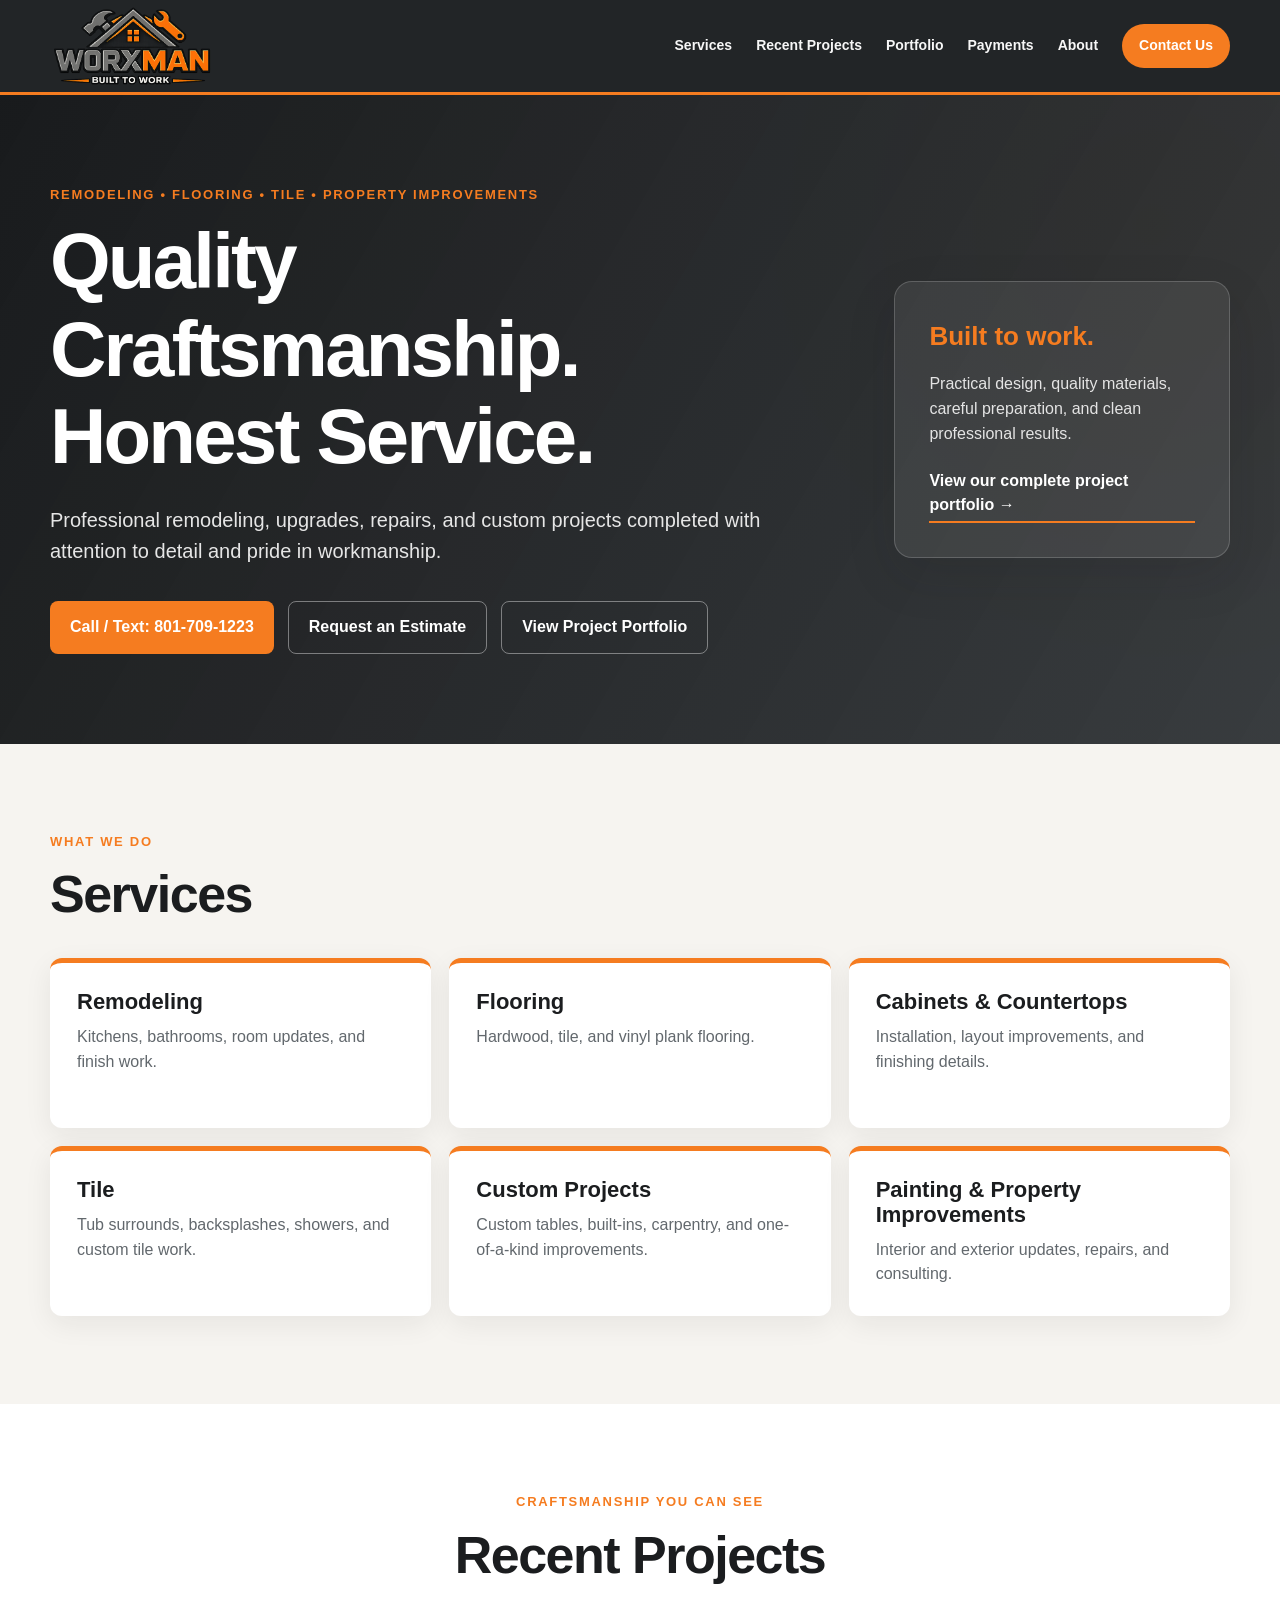
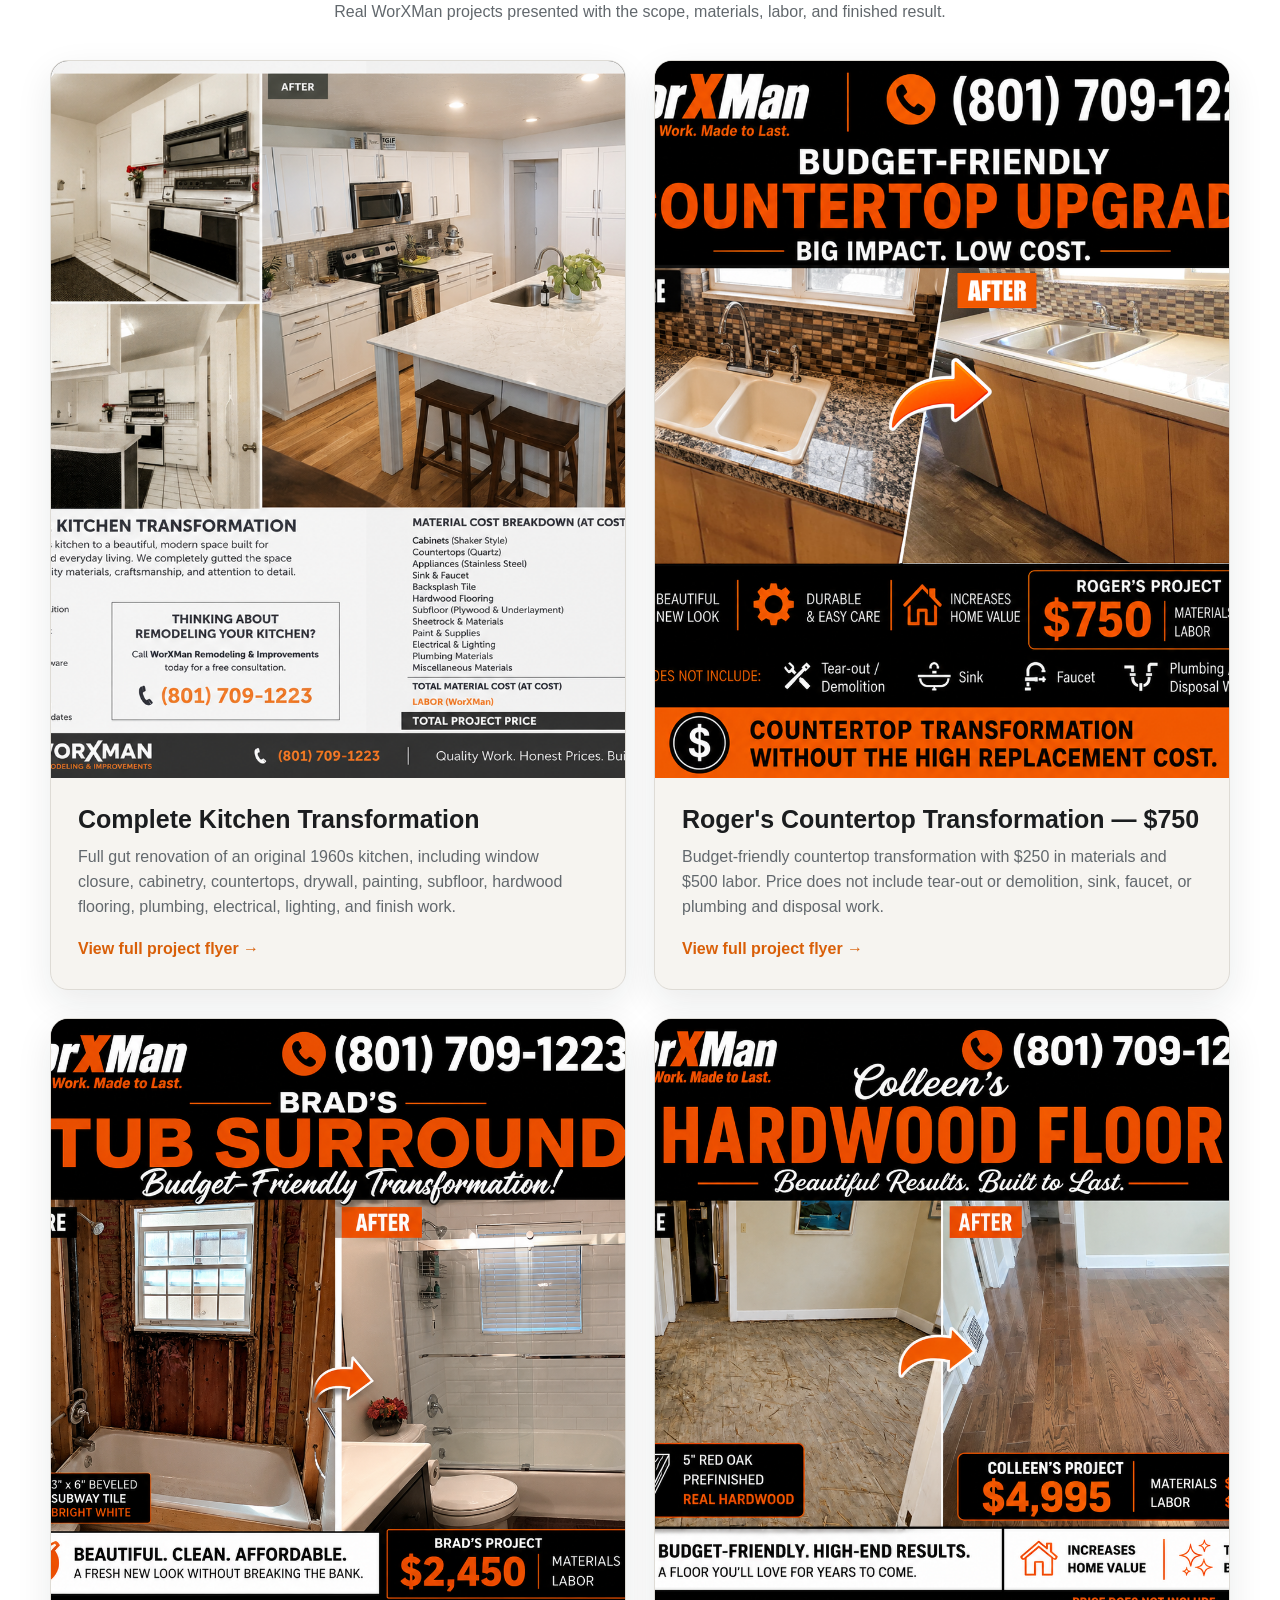
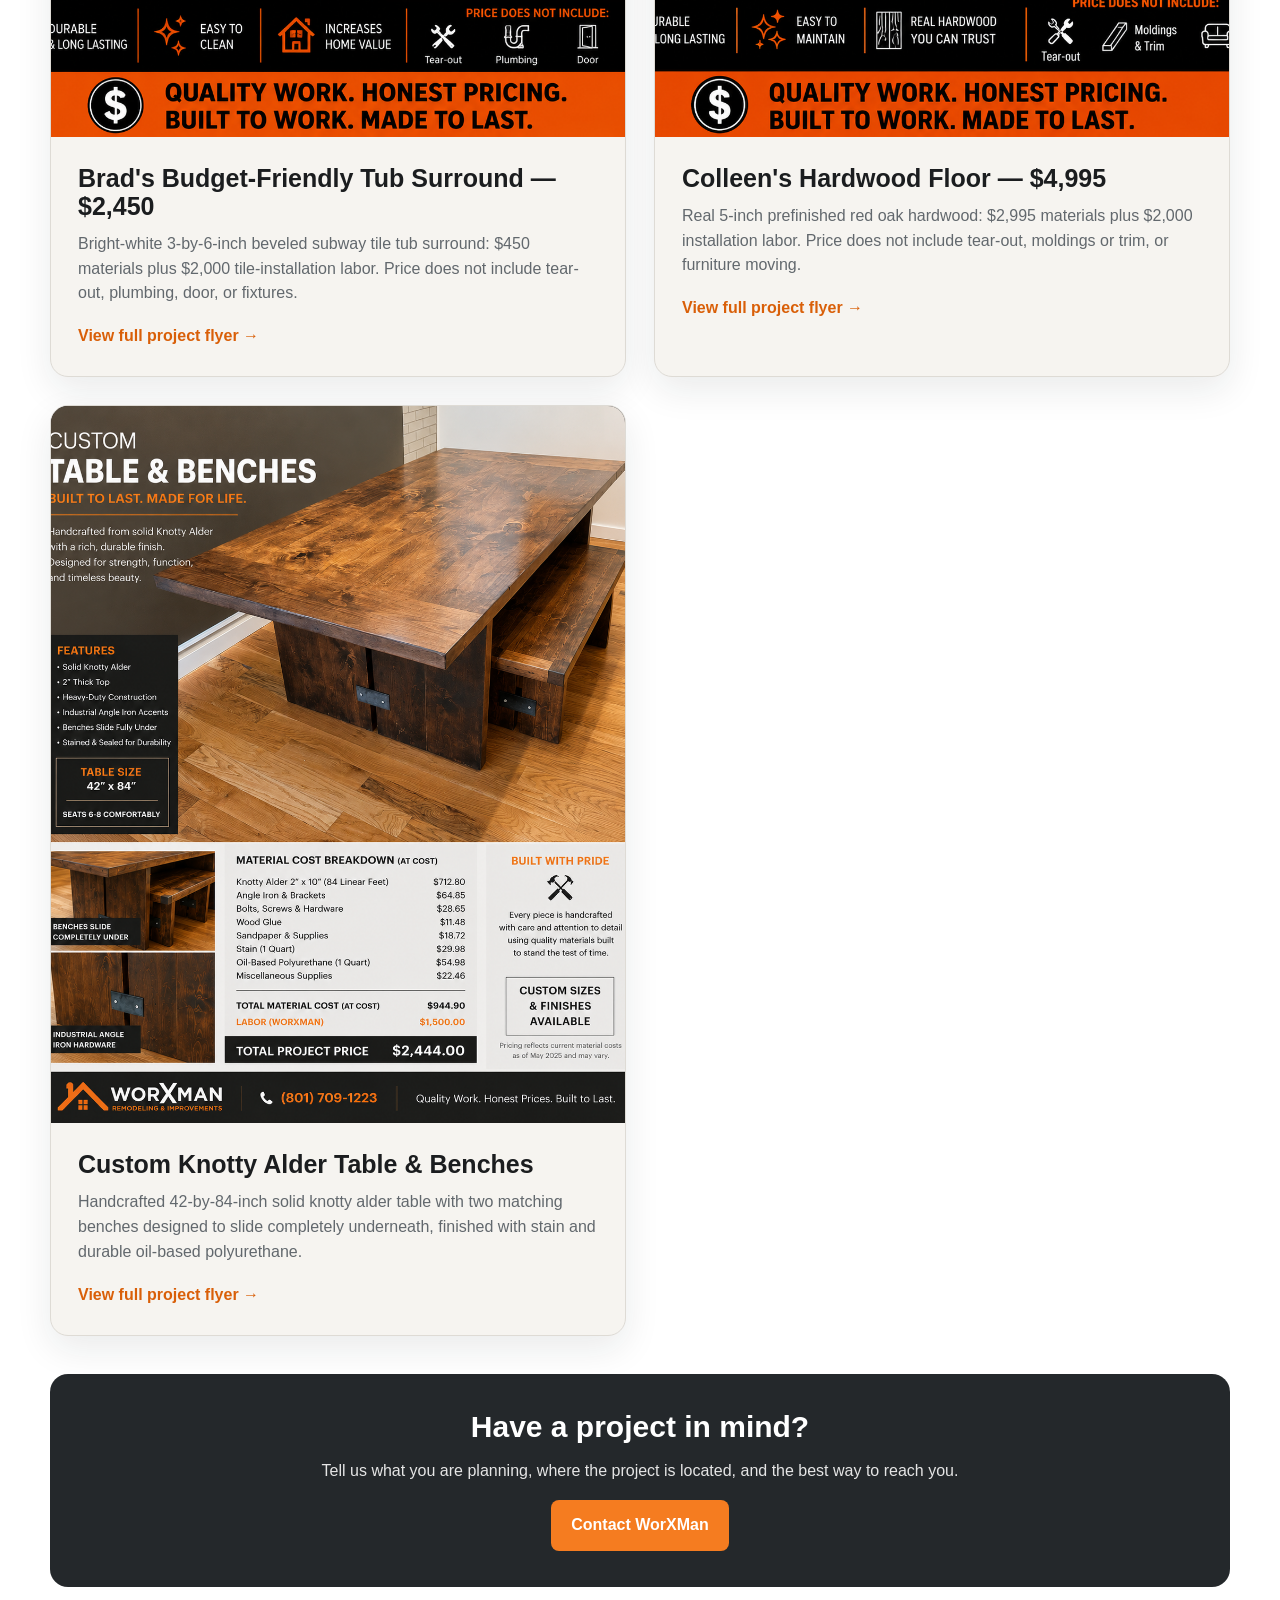
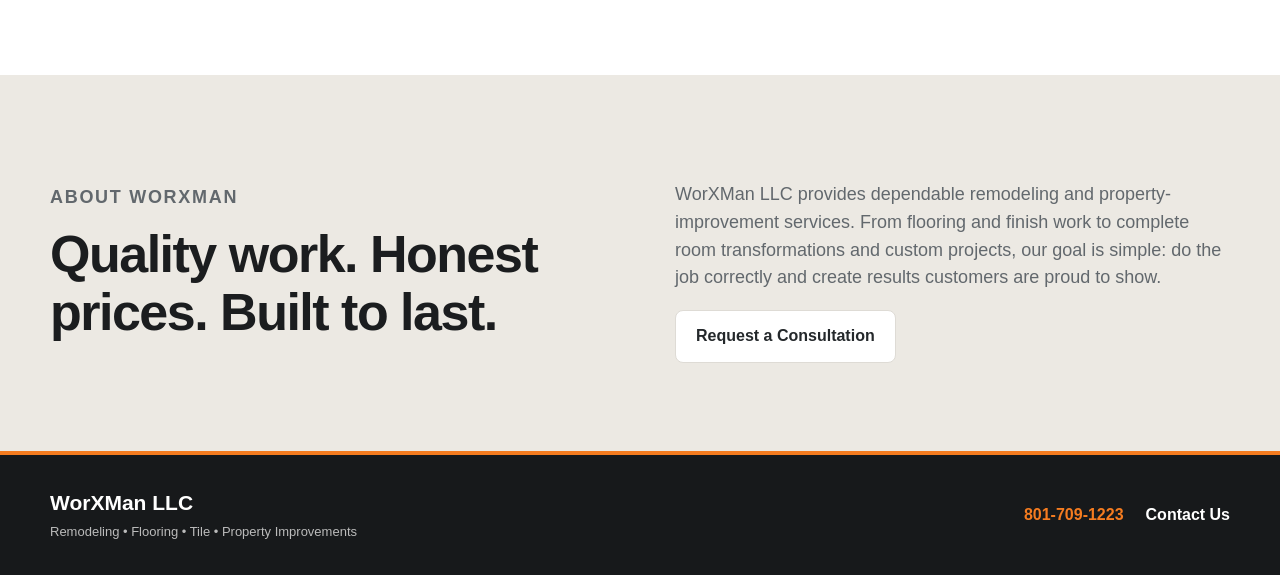
<file: index.html>
<!doctype html>
<html lang="en">
<head>
  <!-- Google tag (gtag.js) -->
<script async src="https://www.googletagmanager.com/gtag/js?id=AW-18365599096"></script>
<script>
  window.dataLayer = window.dataLayer || [];
  function gtag(){dataLayer.push(arguments);}
  gtag('js', new Date());

  gtag('config', 'AW-18365599096');
</script>
  <!-- Event snippet for Contact conversion page
In your html page, add the snippet and call gtag_report_conversion when someone clicks on the chosen link or button. -->
<script>
function gtag_report_conversion(url) {
  var callback = function () {
    if (typeof(url) != 'undefined') {
      window.location = url;
    }
  };
  gtag('event', 'conversion', {
      'send_to': 'AW-18365599096/dcjrCLnk4vAcEPias7VE',
      'event_callback': callback
  });
  return false;
}
</script>
  <meta charset="utf-8">
  <meta name="viewport" content="width=device-width, initial-scale=1">

  <meta
    name="description"
    content="WorXMan Remodeling & Improvements — remodeling, flooring, tile, custom projects, painting, and property improvements in northern Utah."
  >

  <title>WorXMan | Remodeling & Property Improvements</title>

  <link rel="icon" href="favicon.png">
  <link rel="stylesheet" href="styles.css">

  <style>
    .portfolio-highlight {
      border-color: #f57c20;
      color: #ffffff;
    }

    .portfolio-highlight:hover {
      background: #f57c20;
      color: #ffffff;
    }

    .hero-card .portfolio-card-link {
      display: inline-block;
      margin-top: 6px;
      color: #ffffff;
      font-weight: 800;
      text-decoration: none;
      border-bottom: 2px solid #f57c20;
      padding-bottom: 3px;
    }

    .hero-card .portfolio-card-link:hover {
      color: #f57c20;
    }
  </style>
</head>

<body>

  <header class="site-header">
    <div class="shell header-inner">

      <a class="brand" href="index.html" aria-label="WorXMan home">
        <img
          class="header-logo"
          src="header-logo.png"
          alt="WorXMan Remodeling & Improvements"
        >
      </a>

      <nav aria-label="Primary navigation">
        <a href="#services">Services</a>
        <a href="#projects">Recent Projects</a>
        <a href="portfolio.html">Portfolio</a>
        <a href="payments.html">Payments</a>
        <a href="#about">About</a>
        <a class="nav-cta" href="contact.html">Contact Us</a>
      </nav>

    </div>
  </header>

  <main>

    <section class="hero">
      <div class="shell hero-grid">

        <div>
          <p class="eyebrow">
            Remodeling • Flooring • Tile • Property Improvements
          </p>

          <h1>
            Quality Craftsmanship.<br>
            Honest Service.
          </h1>

          <p class="hero-copy">
            Professional remodeling, upgrades, repairs, and custom projects
            completed with attention to detail and pride in workmanship.
          </p>

          <div class="hero-actions">
            <a class="button primary" href="tel:+18017091223" onclick="return gtag_report_conversion('tel:+18017091223');">
              Call / Text: 801-709-1223
            </a>

            <a class="button secondary" href="contact.html">
              Request an Estimate
            </a>

            <a class="button secondary portfolio-highlight" href="portfolio.html">
              View Project Portfolio
            </a>
          </div>
        </div>

        <aside class="hero-card">
          <strong>Built to work.</strong>

          <p>
            Practical design, quality materials, careful preparation,
            and clean professional results.
          </p>

          <a class="portfolio-card-link" href="portfolio.html">
            View our complete project portfolio →
          </a>
        </aside>

      </div>
    </section>

    <section class="section" id="services">
      <div class="shell">

        <div class="section-heading">
          <p class="eyebrow">What we do</p>
          <h2>Services</h2>
        </div>

        <div class="service-grid">

          <article>
            <h3>Remodeling</h3>
            <p>Kitchens, bathrooms, room updates, and finish work.</p>
          </article>

          <article>
            <h3>Flooring</h3>
            <p>Hardwood, tile, and vinyl plank flooring.</p>
          </article>

          <article>
            <h3>Cabinets & Countertops</h3>
            <p>
              Installation, layout improvements, and finishing details.
            </p>
          </article>

          <article>
            <h3>Tile</h3>
            <p>
              Tub surrounds, backsplashes, showers, and custom tile work.
            </p>
          </article>

          <article>
            <h3>Custom Projects</h3>
            <p>
              Custom tables, built-ins, carpentry, and one-of-a-kind
              improvements.
            </p>
          </article>

          <article>
            <h3>Painting & Property Improvements</h3>
            <p>
              Interior and exterior updates, repairs, and consulting.
            </p>
          </article>

        </div>
      </div>
    </section>

    <section class="section projects-section" id="projects">
      <div class="shell">

        <div class="section-heading centered">
          <p class="eyebrow">Craftsmanship you can see</p>

          <h2>Recent Projects</h2>

          <p>
            Real WorXMan projects presented with the scope, materials,
            labor, and finished result.
          </p>
        </div>

        <div class="project-grid">

          <article class="project-card">

            <a
              href="worxman-kitchen-transformation.png"
              target="_blank"
              rel="noopener"
            >
              <img
                src="worxman-kitchen-transformation.png"
                alt="Complete kitchen transformation flyer"
              >
            </a>

            <div class="project-copy">
              <h3>Complete Kitchen Transformation</h3>

              <p>
                Full gut renovation of an original 1960s kitchen, including
                window closure, cabinetry, countertops, drywall, painting,
                subfloor, hardwood flooring, plumbing, electrical, lighting,
                and finish work.
              </p>

              <a
                class="text-link"
                href="worxman-kitchen-transformation.png"
                target="_blank"
                rel="noopener"
              >
                View full project flyer →
              </a>
            </div>

          </article>

          <article class="project-card">

            <a href="worxman-roger-countertop-750.png" target="_blank" rel="noopener">
              <img src="worxman-roger-countertop-750.png" alt="Roger's budget-friendly countertop transformation">
            </a>

            <div class="project-copy">
              <h3>Roger's Countertop Transformation — $750</h3>
              <p>
                Budget-friendly countertop transformation with $250 in materials
                and $500 labor. Price does not include tear-out or demolition,
                sink, faucet, or plumbing and disposal work.
              </p>
              <a class="text-link" href="worxman-roger-countertop-750.png" target="_blank" rel="noopener">
                View full project flyer →
              </a>
            </div>

          </article>

          <article class="project-card">

            <a
              href="worxman-brad-tub-surround-2450.png"
              target="_blank"
              rel="noopener"
            >
              <img
                src="worxman-brad-tub-surround-2450.png"
                alt="Brad's budget-friendly bright white beveled subway tile tub surround"
              >
            </a>

            <div class="project-copy">
              <h3>Brad's Budget-Friendly Tub Surround — $2,450</h3>

              <p>
                Bright-white 3-by-6-inch beveled subway tile tub surround:
                $450 materials plus $2,000 tile-installation labor. Price does
                not include tear-out, plumbing, door, or fixtures.
              </p>

              <a
                class="text-link"
                href="worxman-brad-tub-surround-2450.png"
                target="_blank"
                rel="noopener"
              >
                View full project flyer →
              </a>
            </div>

          </article>

          <article class="project-card">

            <a
              href="worxman-colleen-hardwood-flooring-4995.png"
              target="_blank"
              rel="noopener"
            >
              <img
                src="worxman-colleen-hardwood-flooring-4995.png"
                alt="Colleen's 5-inch prefinished red oak hardwood flooring project"
              >
            </a>

            <div class="project-copy">
              <h3>Colleen's Hardwood Floor — $4,995</h3>

              <p>
                Real 5-inch prefinished red oak hardwood: $2,995 materials plus
                $2,000 installation labor. Price does not include tear-out,
                moldings or trim, or furniture moving.
              </p>

              <a
                class="text-link"
                href="worxman-colleen-hardwood-flooring-4995.png"
                target="_blank"
                rel="noopener"
              >
                View full project flyer →
              </a>
            </div>

          </article>

          <article class="project-card">

            <a
              href="worxman-custom-table-benches.png"
              target="_blank"
              rel="noopener"
            >
              <img
                src="worxman-custom-table-benches.png"
                alt="Custom knotty alder table and benches flyer"
              >
            </a>

            <div class="project-copy">
              <h3>Custom Knotty Alder Table & Benches</h3>

              <p>
                Handcrafted 42-by-84-inch solid knotty alder table with two
                matching benches designed to slide completely underneath,
                finished with stain and durable oil-based polyurethane.
              </p>

              <a
                class="text-link"
                href="worxman-custom-table-benches.png"
                target="_blank"
                rel="noopener"
              >
                View full project flyer →
              </a>
            </div>

          </article>

        </div>

        <div class="projects-cta">
          <h3>Have a project in mind?</h3>

          <p>
            Tell us what you are planning, where the project is located,
            and the best way to reach you.
          </p>

          <a class="button primary" href="contact.html">
            Contact WorXMan
          </a>
        </div>

      </div>
    </section>

    <section class="section about-section" id="about">
      <div class="shell about-grid">

        <div>
          <p class="eyebrow">About WorXMan</p>

          <h2>
            Quality work. Honest prices. Built to last.
          </h2>
        </div>

        <div>
          <p>
            WorXMan LLC provides dependable remodeling and
            property-improvement services. From flooring and finish work
            to complete room transformations and custom projects, our goal
            is simple: do the job correctly and create results customers
            are proud to show.
          </p>

          <a class="button secondary" href="contact.html">
            Request a Consultation
          </a>
        </div>

      </div>
    </section>

  </main>

  <footer>
    <div class="shell footer-inner">

      <div>
        <strong>WorXMan LLC</strong>

        <span>
          Remodeling • Flooring • Tile • Property Improvements
        </span>
      </div>

      <div class="footer-actions">
        <a href="tel:+18017091223">801-709-1223</a>
        <a href="contact.html">Contact Us</a>
      </div>

    </div>
  </footer>

</body>
</html>
</file>
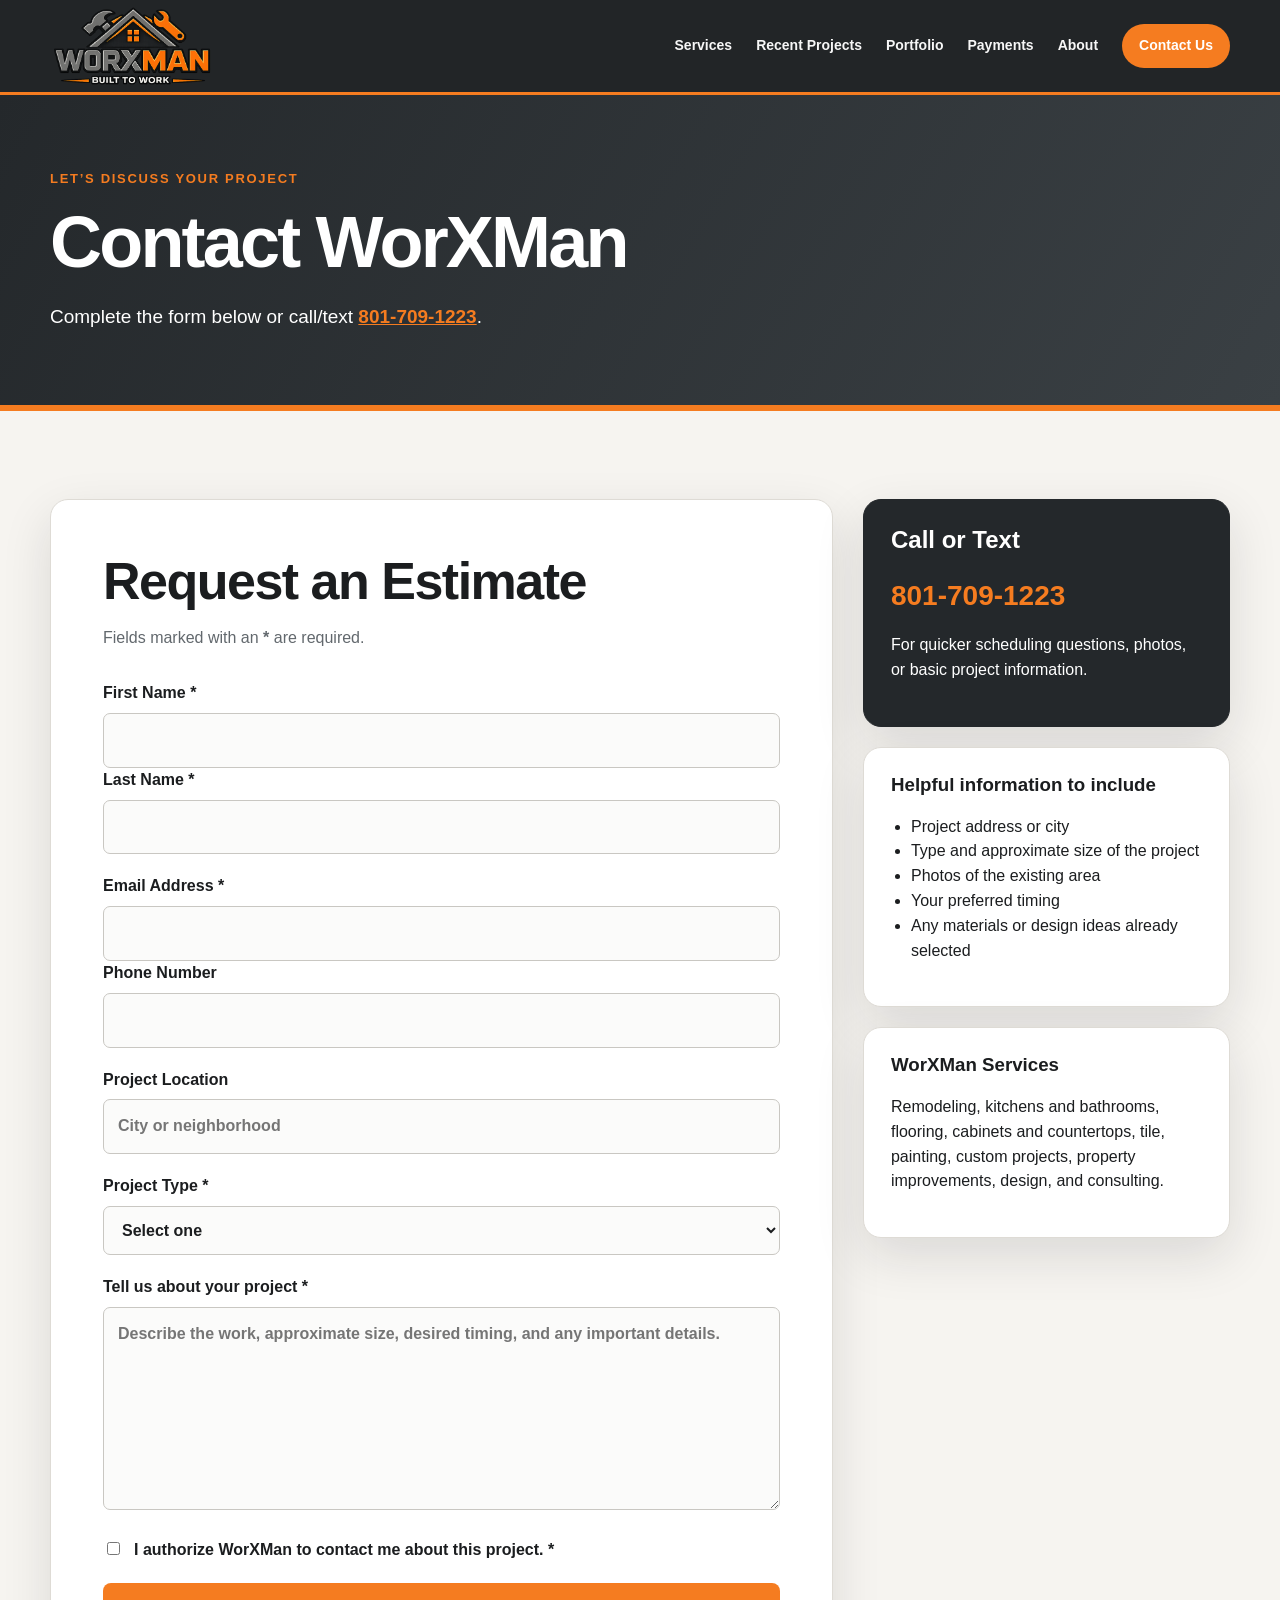
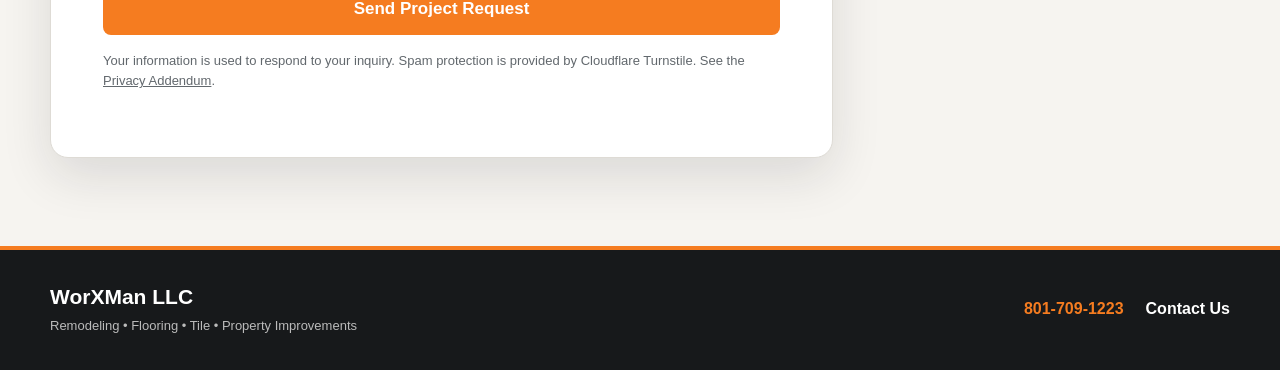
<file: contact.html>
<!doctype html>
<html lang="en">
<head>
  <!-- Google tag (gtag.js) -->
<script async src="https://www.googletagmanager.com/gtag/js?id=AW-18365599096"></script>
<script>
  window.dataLayer = window.dataLayer || [];
  function gtag(){dataLayer.push(arguments);}
  gtag('js', new Date());

  gtag('config', 'AW-18365599096');
</script>
  <meta charset="utf-8">
  <meta name="viewport" content="width=device-width, initial-scale=1">
  <meta name="description" content="Contact WorXMan Remodeling & Improvements for an estimate or project consultation.">
  <title>Contact WorXMan | Request an Estimate</title>
  <link rel="icon" href="favicon.png">
  <link rel="stylesheet" href="styles.css">
<script src="https://challenges.cloudflare.com/turnstile/v0/api.js" async defer></script></head>

<body>

  <!-- HEADER -->
  <header class="site-header">
    <div class="shell header-inner">

      <a class="brand" href="index.html" aria-label="WorXMan home">
        <img
          class="header-logo"
          src="header-logo.png"
          alt="WorXMan Remodeling & Improvements"
        >
      </a>

      <nav aria-label="Primary navigation">
        <a href="index.html#services">Services</a>
        <a href="index.html#projects">Recent Projects</a>
        <a href="portfolio.html">Portfolio</a>
        <a href="payments.html">Payments</a>
        <a href="index.html#about">About</a>
        <a class="nav-cta" href="contact.html" aria-current="page">Contact Us</a>
      </nav>

    </div>
  </header>


  <main>

    <!-- CONTACT INTRO -->
    <section class="contact-hero">
      <div class="shell">

        <p class="eyebrow">Let’s discuss your project</p>

        <h1>Contact WorXMan</h1>

        <p>
          Complete the form below or call/text
          <a href="tel:+18017091223">801-709-1223</a>.
        </p>

      </div>
    </section>


    <!-- CONTACT FORM -->
    <section class="section">
      <div class="shell contact-layout">

        <article class="contact-card">

          <h2>Request an Estimate</h2>

          <p class="required-note">
            Fields marked with an <strong>*</strong> are required.
          </p>



          <form
            id="contact-form"
            action="https://friendsoftheoriginalconstitution.org/worxman-contact.php"
            method="POST"
          >









            <input
              class="honeypot"
              type="text"
              name="_honey"
              tabindex="-1"
              autocomplete="off"
              aria-hidden="true"
            >


            <div class="form-grid two">

              <label>
                First Name *
                <input
                  type="text"
                  name="First Name"
                  required
                  autocomplete="given-name"
                >
              </label>

              <label>
                Last Name *
                <input
                  type="text"
                  name="Last Name"
                  required
                  autocomplete="family-name"
                >
              </label>

            </div>


            <div class="form-grid two">

              <label>
                Email Address *
                <input
                  type="email"
                  name="Email"
                  required
                  autocomplete="email"
                >
              </label>

              <label>
                Phone Number
                <input
                  type="tel"
                  name="Phone"
                  autocomplete="tel"
                >
              </label>

            </div>


            <label>
              Project Location
              <input
                type="text"
                name="Project Location"
                placeholder="City or neighborhood"
              >
            </label>


            <label>
              Project Type *

              <select name="Project Type" required>

                <option value="">Select one</option>
                <option>Kitchen remodeling</option>
                <option>Bathroom remodeling</option>
                <option>Hardwood, tile, or vinyl flooring</option>
                <option>Cabinets or countertops</option>
                <option>Painting or property improvements</option>
                <option>Custom furniture or carpentry</option>
                <option>Design or consulting</option>
                <option>Other</option>

              </select>
            </label>


            <label>
              Tell us about your project *

              <textarea
                name="Message"
                rows="7"
                required
                placeholder="Describe the work, approximate size, desired timing, and any important details."
              ></textarea>

            </label>


            <div class="cf-turnstile" data-sitekey="0x4AAAAAAGSyEPgSd9_wP7Tg" data-action="contact"></div>


            <label class="consent">

              <input
                type="checkbox"
                name="Permission to Contact"
                value="Yes"
                required
              >

              <span>
                I authorize WorXMan to contact me about this project. *
              </span>

            </label>


            <button
              class="button primary submit-button"
              type="submit"
            >
              Send Project Request
            </button>


            <p id="form-status" role="status" aria-live="polite"></p><p class="privacy-note">Your information is used to respond to your inquiry. Spam protection is provided by Cloudflare Turnstile. See the <a href="https://www.cloudflare.com/turnstile-privacy-policy/">Privacy Addendum</a>.</p>

          </form>

        </article>


        <!-- SIDEBAR -->
        <aside class="contact-sidebar">

          <div class="sidebar-box dark">

            <h2>Call or Text</h2>

            <a
              class="phone-large"
              href="tel:+18017091223"
            >
              801-709-1223
            </a>

            <p>
              For quicker scheduling questions, photos, or basic project
              information.
            </p>

          </div>


          <div class="sidebar-box">

            <h3>Helpful information to include</h3>

            <ul>
              <li>Project address or city</li>
              <li>Type and approximate size of the project</li>
              <li>Photos of the existing area</li>
              <li>Your preferred timing</li>
              <li>Any materials or design ideas already selected</li>
            </ul>

          </div>


          <div class="sidebar-box">

            <h3>WorXMan Services</h3>

            <p>
              Remodeling, kitchens and bathrooms, flooring, cabinets and
              countertops, tile, painting, custom projects, property
              improvements, design, and consulting.
            </p>

          </div>

        </aside>

      </div>
    </section>

  </main>


  <!-- FOOTER -->
  <footer>
    <div class="shell footer-inner">

      <div>

        <strong>WorXMan LLC</strong>

        <span>
          Remodeling • Flooring • Tile • Property Improvements
        </span>

      </div>


      <div class="footer-actions">

        <a href="tel:+18017091223">
          801-709-1223
        </a>

        <a href="contact.html">
          Contact Us
        </a>

      </div>

    </div>
  </footer>


  <script>const form=document.getElementById("contact-form");const btn=form.querySelector("button[type=submit]");const statusBox=document.getElementById("form-status");form.addEventListener("submit",async function(e){e.preventDefault();btn.disabled=true;btn.textContent="Sending...";statusBox.textContent="";try{for(let i=0;i<50&&!new FormData(form).get("cf-turnstile-response");i++){await new Promise(r=>setTimeout(r,200));}const data=new FormData(form);if(!data.get("cf-turnstile-response"))throw new Error("Security check not ready.");const response=await fetch(form.action,{method:"POST",body:data});const result=await response.json();if(!response.ok||result.success!==true)throw new Error(result.message||"Unable to send.");window.location.assign("https://worxman.pro/thank-you.html");}catch(err){statusBox.textContent="Unable to send. Please try again or call 801-709-1223.";if(window.turnstile)window.turnstile.reset();btn.disabled=false;btn.textContent="Send Project Request";}});</script>

</body>
</html>
</file>
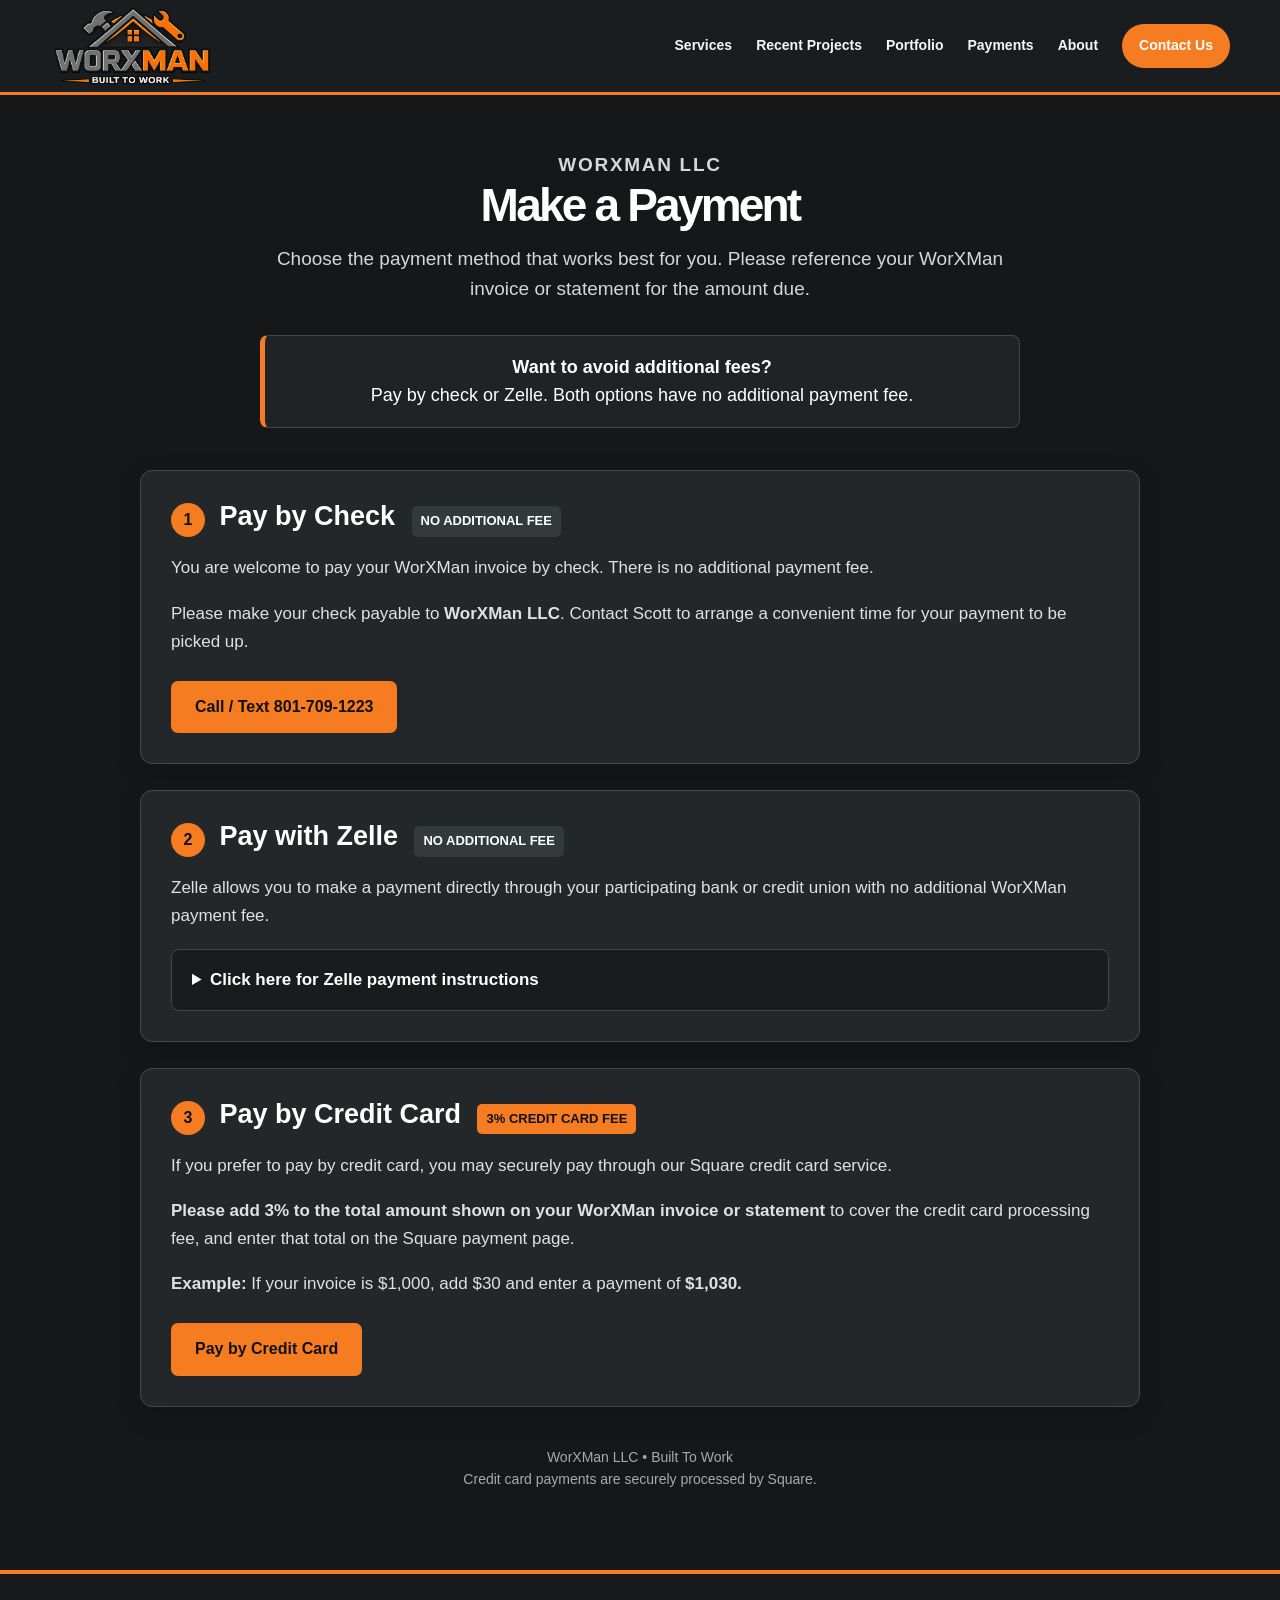
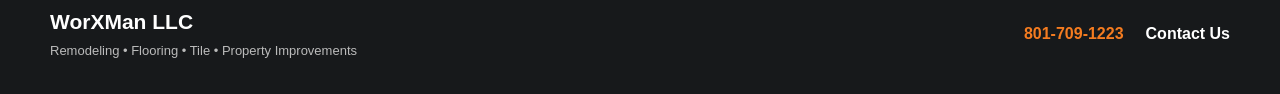
<file: payments.html>
<!doctype html>
<html lang="en">
<head>
  <!-- Google tag (gtag.js) -->
<script async src="https://www.googletagmanager.com/gtag/js?id=AW-18365599096"></script>
<script>
  window.dataLayer = window.dataLayer || [];
  function gtag(){dataLayer.push(arguments);}
  gtag('js', new Date());

  gtag('config', 'AW-18365599096');
</script>
  <meta charset="utf-8">
  <meta name="viewport" content="width=device-width, initial-scale=1">

  <meta
    name="description"
    content="Pay your WorXMan invoice by check, Zelle, or credit card."
  >

  <title>Payments | WorXMan LLC</title>

  <link rel="icon" href="favicon.png">
  <link rel="stylesheet" href="styles.css">

  <style>
    body {
      background: #151718;
      color: #ffffff;
      font-family: Arial, Helvetica, sans-serif;
      margin: 0;
    }

    .payments-shell {
      max-width: 1050px;
      margin: 0 auto;
      padding: 55px 25px 80px;
    }

    .payments-heading {
      text-align: center;
      margin-bottom: 38px;
    }

    .payments-heading h1 {
      font-size: 46px;
      margin: 0 0 12px;
    }

    .payments-heading p {
      max-width: 760px;
      margin: 0 auto;
      font-size: 19px;
      line-height: 1.6;
      color: #d7d7d7;
    }

    .no-fee-banner {
      margin: 30px auto 42px;
      padding: 18px 25px;
      max-width: 760px;
      background: #202325;
      border: 1px solid #444;
      border-left: 5px solid #f57c20;
      border-radius: 8px;
      text-align: center;
      font-size: 18px;
    }

    .payment-card {
      background: #242729;
      border: 1px solid #45494c;
      border-radius: 12px;
      margin-bottom: 26px;
      padding: 30px;
      box-shadow: 0 8px 24px rgba(0,0,0,.18);
    }

    .payment-number {
      display: inline-block;
      background: #f57c20;
      color: #111;
      font-weight: bold;
      width: 34px;
      height: 34px;
      line-height: 34px;
      text-align: center;
      border-radius: 50%;
      margin-right: 10px;
    }

    .payment-card h2 {
      display: inline;
      font-size: 27px;
    }

    .fee-free {
      display: inline-block;
      margin-left: 12px;
      padding: 5px 9px;
      border-radius: 5px;
      background: #34393c;
      font-size: 13px;
      font-weight: bold;
      color: #ffffff;
    }

    .card-fee {
      display: inline-block;
      margin-left: 12px;
      padding: 5px 9px;
      border-radius: 5px;
      background: #f57c20;
      color: #111;
      font-size: 13px;
      font-weight: bold;
    }

    .payment-card p {
      color: #e1e1e1;
      line-height: 1.65;
      font-size: 17px;
    }

    .payment-button {
      display: inline-block;
      background: #f57c20;
      color: #111;
      text-decoration: none;
      font-weight: bold;
      padding: 14px 24px;
      border-radius: 7px;
      margin-top: 8px;
    }

    .payment-button:hover {
      opacity: .9;
    }

    details {
      margin-top: 18px;
      background: #191b1c;
      border: 1px solid #444;
      border-radius: 8px;
      padding: 0;
    }

    details summary {
      cursor: pointer;
      padding: 17px 20px;
      font-weight: bold;
      color: #ffffff;
      font-size: 17px;
    }

    .zelle-details {
      padding: 0 20px 22px;
      color: #e1e1e1;
    }

    .zelle-address {
      display: block;
      margin: 15px 0;
      padding: 14px;
      background: #101112;
      border-left: 4px solid #f57c20;
      font-size: 18px;
      font-weight: bold;
      word-break: break-word;
    }

    .important-note {
      margin-top: 20px;
      font-size: 15px !important;
      color: #bfc2c4 !important;
    }

    .secure-note {
      text-align: center;
      margin-top: 40px;
      color: #aaa;
      font-size: 14px;
    }

    @media (max-width: 700px) {
      .payments-heading h1 {
        font-size: 36px;
      }

      .payment-card {
        padding: 24px 20px;
      }

      .payment-card h2 {
        font-size: 23px;
      }

      .fee-free,
      .card-fee {
        display: block;
        width: fit-content;
        margin: 12px 0 0 44px;
      }
    }
  </style>
</head>

<body>

  <!-- HEADER -->
  <header class="site-header">
    <div class="shell header-inner">

      <a class="brand" href="index.html" aria-label="WorXMan home">
        <img
          class="header-logo"
          src="header-logo.png"
          alt="WorXMan Remodeling & Improvements"
        >
      </a>

      <nav aria-label="Primary navigation">
        <a href="index.html#services">Services</a>
        <a href="index.html#projects">Recent Projects</a>
        <a href="portfolio.html">Portfolio</a>
        <a href="payments.html">Payments</a>
        <a href="index.html#about">About</a>
        <a class="nav-cta" href="contact.html">Contact Us</a>
      </nav>

    </div>
  </header>


  <main class="payments-shell">

    <!-- PAGE INTRO -->
    <section class="payments-heading">

      <p class="eyebrow">WorXMan LLC</p>

      <h1>Make a Payment</h1>

      <p>
        Choose the payment method that works best for you.
        Please reference your WorXMan invoice or statement for the amount due.
      </p>

      <div class="no-fee-banner">
        <strong>Want to avoid additional fees?</strong><br>
        Pay by check or Zelle. Both options have no additional payment fee.
      </div>

    </section>


    <!-- OPTION 1 -->
    <section class="payment-card">

      <span class="payment-number">1</span>
      <h2>Pay by Check</h2>
      <span class="fee-free">NO ADDITIONAL FEE</span>

      <p>
        You are welcome to pay your WorXMan invoice by check.
        There is no additional payment fee.
      </p>

      <p>
        Please make your check payable to <strong>WorXMan LLC</strong>.
        Contact Scott to arrange a convenient time for your payment
        to be picked up.
      </p>

      <a class="payment-button" href="tel:+18017091223">
        Call / Text 801-709-1223
      </a>

    </section>


    <!-- OPTION 2 -->
    <section class="payment-card">

      <span class="payment-number">2</span>
      <h2>Pay with Zelle</h2>
      <span class="fee-free">NO ADDITIONAL FEE</span>

      <p>
        Zelle allows you to make a payment directly through your
        participating bank or credit union with no additional
        WorXMan payment fee.
      </p>

      <details>
        <summary>Click here for Zelle payment instructions</summary>

        <div class="zelle-details">

          <p>
            Open your bank or credit union's mobile app or website and
            select <strong>Zelle</strong> or
            <strong>Send Money with Zelle</strong>.
          </p>

          <p>
            Use the WorXMan payment email address shown below:
          </p>

          <span class="zelle-address">
            Zelle payment email:<br>
            worxmanllc@protonmail.com
          </span>

          <p>
            Enter the amount shown on your WorXMan invoice or statement
            and verify the recipient information before sending your payment.
          </p>

          <a
            class="payment-button"
            href="https://www.youtube.com/watch?v=FhL1HKUOStM"
            target="_blank"
            rel="noopener"
          >
            Watch How to Pay with Zelle
          </a>

          <p class="important-note">
            Please make sure you use the WorXMan payment information
            shown on this page when sending your payment.
          </p>

        </div>
      </details>

    </section>


    <!-- OPTION 3 -->
    <section class="payment-card">

      <span class="payment-number">3</span>
      <h2>Pay by Credit Card</h2>
      <span class="card-fee">3% CREDIT CARD FEE</span>

      <p>
        If you prefer to pay by credit card, you may securely pay through
        our Square credit card service.
      </p>

      <p>
        <strong>
          Please add 3% to the total amount shown on your WorXMan
          invoice or statement
        </strong>
        to cover the credit card processing fee, and enter that total
        on the Square payment page.
      </p>

      <p>
        <strong>Example:</strong>
        If your invoice is $1,000, add $30 and enter a payment of
        <strong>$1,030.</strong>
      </p>

      <a
        class="payment-button"
        href="https://square.link/u/75jf97Xa"
        target="_blank"
        rel="noopener"
      >
        Pay by Credit Card
      </a>

    </section>


    <div class="secure-note">
      WorXMan LLC • Built To Work<br>
      Credit card payments are securely processed by Square.
    </div>

  </main>


  <!-- FOOTER -->
  <footer>
    <div class="shell footer-inner">

      <div>
        <strong>WorXMan LLC</strong>
        <span>
          Remodeling • Flooring • Tile • Property Improvements
        </span>
      </div>

      <div class="footer-actions">
        <a href="tel:+18017091223">801-709-1223</a>
        <a href="contact.html">Contact Us</a>
      </div>

    </div>
  </footer>

</body>
</html>
</file>
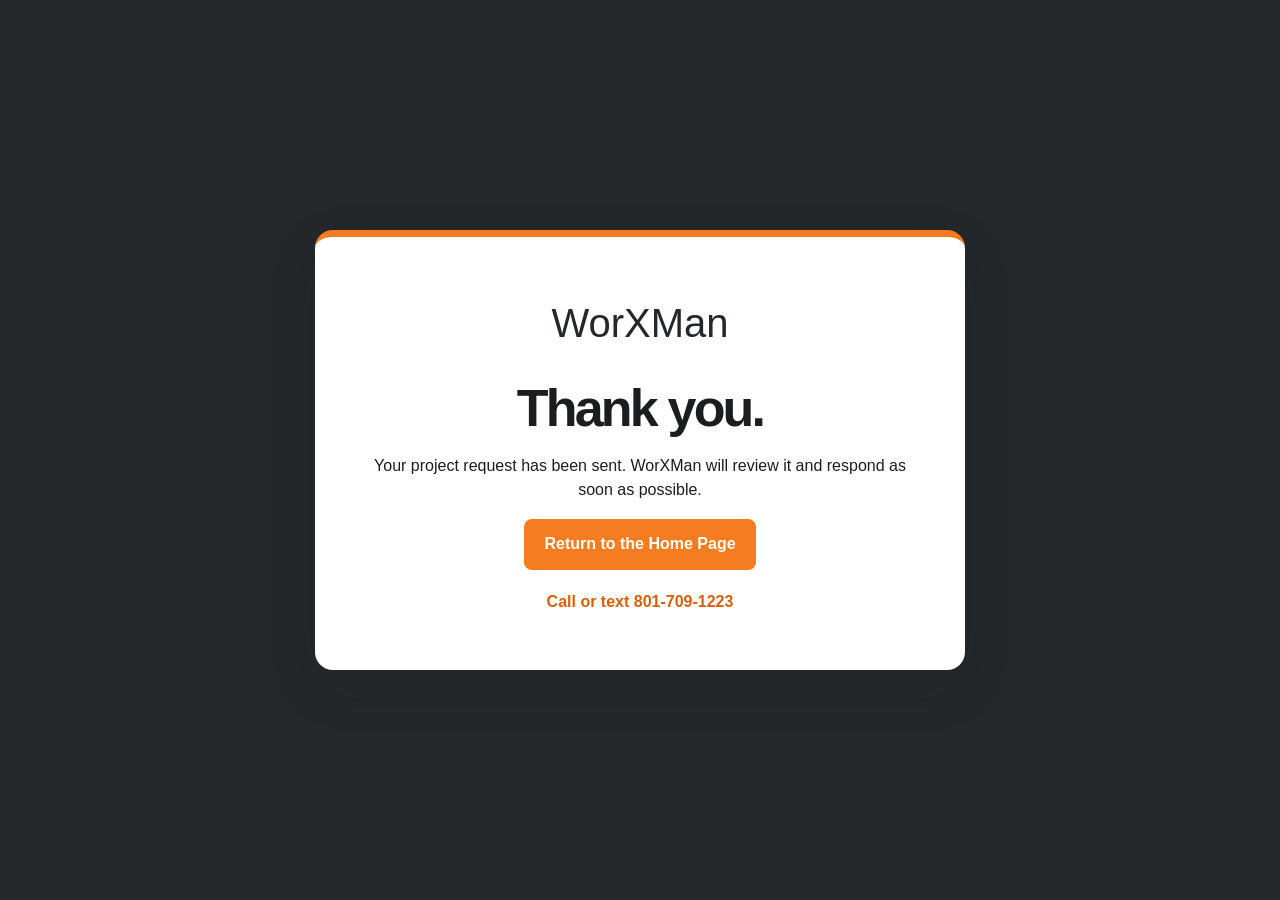
<file: thank-you.html>
<!doctype html>
<html lang="en">
<head>
  <!-- Google tag (gtag.js) -->
<script async src="https://www.googletagmanager.com/gtag/js?id=AW-18365599096"></script>
<script>
  window.dataLayer = window.dataLayer || [];
  function gtag(){dataLayer.push(arguments);}
  gtag('js', new Date());

  gtag('config', 'AW-18365599096');
</script>
  <meta charset="utf-8">
  <meta name="viewport" content="width=device-width, initial-scale=1">
  <title>Thank You | WorXMan</title>
  <link rel="stylesheet" href="styles.css">
</head>
<body>
  <main class="thank-you">
    <div class="thank-you-card">
      <div class="brand-name">Wor<span>X</span>Man</div>
      <h1>Thank you.</h1>
      <p>Your project request has been sent. WorXMan will review it and respond as soon as possible.</p>
      <a class="button primary" href="index.html">Return to the Home Page</a>
      <a class="text-link" href="tel:+18017091223">Call or text 801-709-1223</a>
    </div>
  </main>
</body>
</html>
</file>
<file: styles.css>
:root {
  --orange: #f57c20;
  --orange-dark: #d95f08;
  --charcoal: #24282b;
  --gunmetal: #5b6166;
  --paper: #f6f4f0;
  --white: #ffffff;
  --ink: #1b1d1f;
  --muted: #62686d;
  --line: #dedbd5;
  --shadow: 0 18px 50px rgba(24, 28, 30, .12);
  --radius: 18px;
}

* {
  box-sizing: border-box;
}

html {
  scroll-behavior: smooth;
}

body {
  margin: 0;
  color: var(--ink);
  background: var(--paper);
  font-family: Arial, Helvetica, sans-serif;
  line-height: 1.55;
}

img {
  display: block;
  max-width: 100%;
}

a {
  color: inherit;
}

.shell {
  width: min(1180px, calc(100% - 36px));
  margin: 0 auto;
}

/* =========================================================
   HEADER
   ========================================================= */

.site-header {
  position: sticky;
  top: 0;
  z-index: 20;
  color: white;
  background: rgba(27, 30, 32, .97);
  border-bottom: 3px solid var(--orange);
  backdrop-filter: blur(10px);
}

.header-inner {
  min-height: 92px;
  display: flex;
  align-items: center;
  justify-content: space-between;
  gap: 30px;
}

.brand {
  display: flex;
  align-items: center;
  flex-shrink: 0;
  text-decoration: none;
}

.header-logo {
  display: block;
  width: 400px;
  max-width: 43vw;
  height: 82px;
  object-fit: contain;
  object-position: left center;
}

nav {
  display: flex;
  align-items: center;
  gap: 24px;
}

nav a {
  color: #f7f7f7;
  text-decoration: none;
  font-size: 14px;
  font-weight: 700;
}

nav a:hover {
  color: var(--orange);
}

.nav-cta {
  padding: 11px 17px;
  color: white !important;
  background: var(--orange);
  border-radius: 999px;
}

.nav-cta:hover {
  background: var(--orange-dark);
}

/* =========================================================
   HERO
   ========================================================= */

.hero {
  color: white;
  background:
    linear-gradient(120deg, rgba(20, 22, 24, .98), rgba(36, 40, 43, .9)),
    radial-gradient(circle at 90% 20%, rgba(245, 124, 32, .28), transparent 35%);
}

.hero-grid {
  min-height: 560px;
  display: grid;
  grid-template-columns: minmax(0, 1.5fr) minmax(280px, .65fr);
  gap: 70px;
  align-items: center;
  padding-block: 90px;
}

.eyebrow {
  margin: 0 0 13px;
  color: var(--orange);
  font-size: 13px;
  font-weight: 900;
  letter-spacing: 1.7px;
  text-transform: uppercase;
}

h1,
h2,
h3 {
  line-height: 1.12;
}

h1 {
  margin: 0;
  font-size: clamp(44px, 7vw, 78px);
  letter-spacing: -2.8px;
}

.hero-copy {
  max-width: 720px;
  margin: 25px 0 0;
  color: #e6e6e6;
  font-size: 20px;
}

.hero-actions {
  display: flex;
  flex-wrap: wrap;
  gap: 14px;
  margin-top: 34px;
}

.button {
  display: inline-flex;
  align-items: center;
  justify-content: center;
  min-height: 49px;
  padding: 13px 20px;
  border: 0;
  border-radius: 8px;
  font: inherit;
  font-weight: 900;
  text-decoration: none;
  cursor: pointer;
}

.button.primary {
  color: white;
  background: var(--orange);
}

.button.primary:hover {
  background: var(--orange-dark);
}

.button.secondary {
  color: var(--charcoal);
  background: white;
  border: 1px solid var(--line);
}

.hero .button.secondary {
  color: white;
  background: transparent;
  border-color: rgba(255, 255, 255, .4);
}

.hero-card {
  padding: 34px;
  background: rgba(255, 255, 255, .08);
  border: 1px solid rgba(255, 255, 255, .18);
  border-radius: var(--radius);
  box-shadow: var(--shadow);
}

.hero-card strong {
  display: block;
  color: var(--orange);
  font-size: 26px;
}

.hero-card p {
  color: #e4e4e4;
}

.hero-card a {
  color: white;
  font-weight: 800;
}

/* =========================================================
   GENERAL SECTIONS
   ========================================================= */

.section {
  padding: 88px 0;
}

.section-heading {
  margin-bottom: 35px;
}

.section-heading.centered {
  max-width: 720px;
  margin-inline: auto;
  text-align: center;
}

.section-heading h2,
.about-grid h2,
.contact-card h2 {
  margin: 0;
  font-size: clamp(34px, 5vw, 52px);
  letter-spacing: -1.5px;
}

.section-heading p:last-child {
  color: var(--muted);
}

/* =========================================================
   SERVICES
   ========================================================= */

.service-grid {
  display: grid;
  grid-template-columns: repeat(3, 1fr);
  gap: 18px;
}

.service-grid article {
  min-height: 170px;
  padding: 27px;
  background: white;
  border-top: 5px solid var(--orange);
  border-radius: 12px;
  box-shadow: 0 8px 28px rgba(25, 28, 30, .07);
}

.service-grid h3 {
  margin: 0 0 10px;
  font-size: 22px;
}

.service-grid p {
  margin: 0;
  color: var(--muted);
}

/* =========================================================
   PROJECTS
   ========================================================= */

.projects-section {
  background: white;
}

.project-grid {
  display: grid;
  grid-template-columns: repeat(2, minmax(0, 1fr));
  gap: 28px;
}

.project-card {
  overflow: hidden;
  background: var(--paper);
  border: 1px solid var(--line);
  border-radius: var(--radius);
  box-shadow: 0 13px 36px rgba(24, 28, 30, .09);
}

.project-card > a {
  display: block;
  overflow: hidden;
  background: #17191b;
}

.project-card img {
  width: 100%;
  aspect-ratio: 4 / 5;
  object-fit: cover;
  object-position: top center;
  transition: transform .25s ease;
}

.project-card:hover img {
  transform: scale(1.015);
}

.project-copy {
  padding: 27px;
}

.project-copy h3 {
  margin: 0 0 12px;
  font-size: 25px;
}

.project-copy p {
  margin: 0 0 18px;
  color: var(--muted);
}

.text-link {
  color: var(--orange-dark);
  font-weight: 900;
  text-decoration: none;
}

.projects-cta {
  margin-top: 38px;
  padding: 36px;
  color: white;
  text-align: center;
  background: var(--charcoal);
  border-radius: var(--radius);
}

.projects-cta h3 {
  margin: 0;
  font-size: 30px;
}

.projects-cta p {
  color: #e5e5e5;
}

/* =========================================================
   ABOUT
   ========================================================= */

.about-section {
  background: #ece9e3;
}

.about-grid {
  display: grid;
  grid-template-columns: 1fr 1fr;
  gap: 70px;
  align-items: center;
}

.about-grid p {
  color: var(--muted);
  font-size: 18px;
}

/* =========================================================
   CONTACT PAGE
   ========================================================= */

.contact-hero {
  padding: 74px 0;
  color: white;
  background: linear-gradient(120deg, var(--charcoal), #3a4044);
  border-bottom: 6px solid var(--orange);
}

.contact-hero h1 {
  font-size: clamp(43px, 7vw, 72px);
}

.contact-hero p:last-child {
  margin-bottom: 0;
  font-size: 19px;
}

.contact-hero a {
  color: var(--orange);
  font-weight: 900;
}

.contact-layout {
  display: grid;
  grid-template-columns: minmax(0, 1.6fr) minmax(290px, .75fr);
  gap: 30px;
  align-items: start;
}

.contact-card,
.sidebar-box {
  background: white;
  border: 1px solid var(--line);
  border-radius: var(--radius);
  box-shadow: var(--shadow);
}

.contact-card {
  padding: clamp(25px, 5vw, 52px);
}

.required-note {
  color: var(--muted);
}

form {
  margin-top: 30px;
}

.form-grid {
  display: grid;
  gap: 18px;
}

.form-grid.two {
  grid-template-columns: 1fr 1fr;
}

label,
legend {
  font-weight: 800;
}

input,
select,
textarea {
  width: 100%;
  margin-top: 7px;
  padding: 14px 14px;
  color: var(--ink);
  background: #fbfbfa;
  border: 1px solid #c9c7c2;
  border-radius: 7px;
  font: inherit;
}

input:focus,
select:focus,
textarea:focus {
  outline: 3px solid rgba(245, 124, 32, .2);
  border-color: var(--orange);
}

form > label,
form > .form-grid,
.human-check,
.consent {
  display: block;
  margin-bottom: 20px;
}

textarea {
  resize: vertical;
}

.human-check {
  padding: 20px;
  background: #f7f5f1;
  border: 1px solid var(--line);
  border-radius: 10px;
}

.human-check legend {
  padding: 0 7px;
}

.human-check small {
  display: block;
  margin-top: 7px;
  color: var(--muted);
}

.form-error {
  margin-bottom: 0;
  color: #a92e1b;
  font-weight: 800;
}

.consent {
  display: flex;
  align-items: flex-start;
  gap: 11px;
  font-weight: 600;
}

.consent input {
  width: auto;
  margin-top: 4px;
}

.submit-button {
  width: 100%;
  font-size: 17px;
}

.privacy-note {
  color: var(--muted);
  font-size: 13px;
}

.honeypot {
  position: absolute !important;
  left: -9999px !important;
  opacity: 0 !important;
}

.contact-sidebar {
  display: grid;
  gap: 20px;
}

.sidebar-box {
  padding: 27px;
}

.sidebar-box.dark {
  color: white;
  background: var(--charcoal);
  border-color: var(--charcoal);
}

.sidebar-box h2,
.sidebar-box h3 {
  margin-top: 0;
}

.phone-large {
  display: inline-block;
  color: var(--orange);
  font-size: 28px;
  font-weight: 900;
  text-decoration: none;
}

.sidebar-box ul {
  padding-left: 20px;
}

/* =========================================================
   THANK-YOU PAGE
   ========================================================= */

.thank-you {
  min-height: 100vh;
  display: grid;
  place-items: center;
  padding: 30px;
  background: var(--charcoal);
}

.thank-you-card {
  max-width: 650px;
  padding: 55px;
  text-align: center;
  background: white;
  border-top: 7px solid var(--orange);
  border-radius: var(--radius);
  box-shadow: var(--shadow);
}

.thank-you-card .brand-name {
  color: var(--charcoal);
  font-size: 40px;
}

.thank-you-card h1 {
  margin-top: 25px;
  font-size: 52px;
}

.thank-you-card .text-link {
  display: block;
  margin-top: 20px;
}

/* =========================================================
   FOOTER
   ========================================================= */

footer {
  color: white;
  background: #17191b;
  border-top: 4px solid var(--orange);
}

.footer-inner {
  min-height: 120px;
  display: flex;
  align-items: center;
  justify-content: space-between;
  gap: 30px;
}

.footer-inner strong {
  display: block;
  font-size: 21px;
}

.footer-inner span {
  color: #bbb;
  font-size: 13px;
}

.footer-actions {
  display: flex;
  gap: 22px;
}

.footer-actions a {
  color: white;
  font-weight: 900;
  text-decoration: none;
}

.footer-actions a:first-child {
  color: var(--orange);
}

/* =========================================================
   TABLET
   ========================================================= */

@media (max-width: 900px) {
  .header-inner {
    min-height: 82px;
    padding-block: 8px;
    align-items: center;
  }

  .header-logo {
    width: 315px;
    max-width: 57vw;
    height: 68px;
  }

  nav {
    gap: 12px;
    flex-wrap: wrap;
    justify-content: flex-end;
  }

  nav a:not(.nav-cta) {
    display: none;
  }

  .hero-grid,
  .about-grid,
  .contact-layout {
    grid-template-columns: 1fr;
  }

  .hero-grid {
    gap: 35px;
    min-height: auto;
    padding-block: 70px;
  }

  .service-grid {
    grid-template-columns: repeat(2, 1fr);
  }
}

/* =========================================================
   MOBILE
   ========================================================= */

@media (max-width: 650px) {
  .shell {
    width: min(100% - 24px, 1180px);
  }

  .header-inner {
    min-height: 70px;
    gap: 12px;
    padding-block: 6px;
  }

  .header-logo {
    width: 225px;
    max-width: 67vw;
    height: 56px;
  }

  .nav-cta {
    padding: 10px 14px;
    font-size: 13px;
  }

  .project-grid,
  .service-grid,
  .form-grid.two {
    grid-template-columns: 1fr;
  }

  .section {
    padding: 60px 0;
  }

  .project-card img {
    aspect-ratio: auto;
  }

  .footer-inner {
    padding-block: 30px;
    align-items: flex-start;
    flex-direction: column;
  }

  .footer-actions {
    flex-direction: column;
    gap: 8px;
  }
}
</file>
